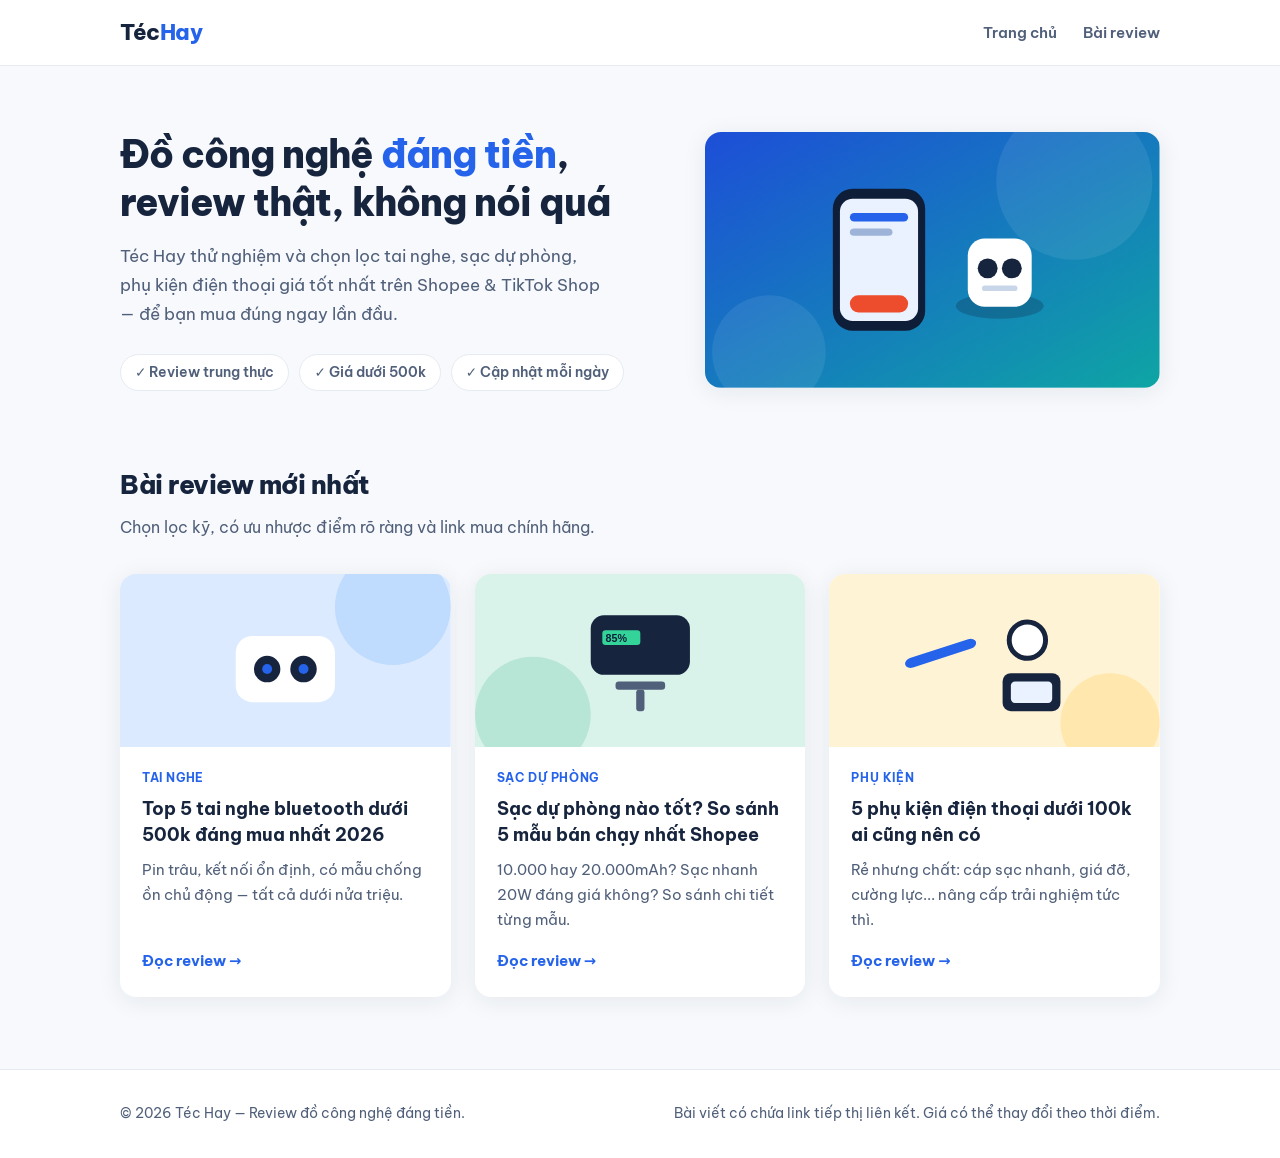
<file: index.html>
<!DOCTYPE html>
<html lang="vi">
<head>
<meta charset="UTF-8">
<meta name="viewport" content="width=device-width, initial-scale=1.0">
<title>Téc Hay — Review đồ công nghệ đáng tiền</title>
<meta name="description" content="Téc Hay review trung thực tai nghe, sạc dự phòng, phụ kiện điện thoại giá tốt trên Shopee & TikTok Shop. Mua đúng đồ, khỏi tiếc tiền.">
<meta property="og:title" content="Téc Hay — Review đồ công nghệ đáng tiền">
<meta property="og:description" content="Review trung thực đồ công nghệ giá tốt: tai nghe, sạc dự phòng, phụ kiện điện thoại.">
<meta property="og:type" content="website">
<link rel="preconnect" href="https://fonts.googleapis.com">
<link href="https://fonts.googleapis.com/css2?family=Be+Vietnam+Pro:wght@400;600;700;800&display=swap" rel="stylesheet">
<link rel="stylesheet" href="style.css">
</head>
<body>

<header class="site-header">
  <div class="header-inner">
    <a class="logo" href="index.html">Téc<span>Hay</span></a>
    <nav class="nav">
      <a href="index.html">Trang chủ</a>
      <a href="#bai-viet">Bài review</a>
    </nav>
  </div>
</header>

<section class="hero">
  <div>
    <h1>Đồ công nghệ <em>đáng tiền</em>, review thật, không nói quá</h1>
    <p>Téc Hay thử nghiệm và chọn lọc tai nghe, sạc dự phòng, phụ kiện điện thoại giá tốt nhất trên Shopee &amp; TikTok Shop — để bạn mua đúng ngay lần đầu.</p>
    <div class="hero-badges">
      <span class="badge">✓ Review trung thực</span>
      <span class="badge">✓ Giá dưới 500k</span>
      <span class="badge">✓ Cập nhật mỗi ngày</span>
    </div>
  </div>
  <div class="hero-art">
    <svg viewBox="0 0 640 360" xmlns="http://www.w3.org/2000/svg" role="img" aria-label="Minh họa đồ công nghệ">
      <defs>
        <linearGradient id="hg" x1="0" y1="0" x2="1" y2="1">
          <stop offset="0" stop-color="#1d4ed8"/><stop offset="1" stop-color="#0ea5a4"/>
        </linearGradient>
      </defs>
      <rect width="640" height="360" fill="url(#hg)"/>
      <circle cx="520" cy="70" r="110" fill="#ffffff" opacity="0.08"/>
      <circle cx="90" cy="310" r="80" fill="#ffffff" opacity="0.08"/>
      <g transform="translate(180,80)">
        <rect x="0" y="0" rx="28" width="130" height="200" fill="#0f1e38"/>
        <rect x="10" y="14" rx="18" width="110" height="172" fill="#eaf1ff"/>
        <rect x="24" y="34" rx="6" width="82" height="12" fill="#2563eb"/>
        <rect x="24" y="56" rx="6" width="60" height="10" fill="#9db4d8"/>
        <rect x="24" y="150" rx="12" width="82" height="24" fill="#ee4d2d"/>
      </g>
      <g transform="translate(360,150)">
        <ellipse cx="55" cy="95" rx="62" ry="18" fill="#0f1e38" opacity="0.25"/>
        <rect x="10" y="0" rx="24" width="90" height="96" fill="#ffffff"/>
        <circle cx="38" cy="42" r="14" fill="#16243d"/>
        <circle cx="72" cy="42" r="14" fill="#16243d"/>
        <rect x="30" y="66" width="50" height="8" rx="4" fill="#c9d6ea"/>
      </g>
    </svg>
  </div>
</section>

<section class="section" id="bai-viet">
  <h2 class="section-title">Bài review mới nhất</h2>
  <p class="section-sub">Chọn lọc kỹ, có ưu nhược điểm rõ ràng và link mua chính hãng.</p>
  <div class="card-grid">

    <article class="card">
      <div class="card-art">
        <svg viewBox="0 0 400 210" xmlns="http://www.w3.org/2000/svg" aria-hidden="true">
          <rect width="400" height="210" fill="#dbeafe"/>
          <circle cx="330" cy="40" r="70" fill="#bfdbfe"/>
          <g transform="translate(140,55)">
            <rect x="0" y="20" rx="20" width="120" height="80" fill="#ffffff"/>
            <circle cx="38" cy="60" r="16" fill="#16243d"/>
            <circle cx="82" cy="60" r="16" fill="#16243d"/>
            <circle cx="38" cy="60" r="6" fill="#2563eb"/>
            <circle cx="82" cy="60" r="6" fill="#2563eb"/>
          </g>
        </svg>
      </div>
      <div class="card-body">
        <span class="card-tag">Tai nghe</span>
        <h3><a href="tai-nghe-bluetooth-duoi-500k.html">Top 5 tai nghe bluetooth dưới 500k đáng mua nhất 2026</a></h3>
        <p>Pin trâu, kết nối ổn định, có mẫu chống ồn chủ động — tất cả dưới nửa triệu.</p>
        <a class="card-more" href="tai-nghe-bluetooth-duoi-500k.html">Đọc review →</a>
      </div>
    </article>

    <article class="card">
      <div class="card-art">
        <svg viewBox="0 0 400 210" xmlns="http://www.w3.org/2000/svg" aria-hidden="true">
          <rect width="400" height="210" fill="#d9f2ea"/>
          <circle cx="70" cy="170" r="70" fill="#b8e6d6"/>
          <g transform="translate(140,50)">
            <rect x="0" y="0" rx="16" width="120" height="72" fill="#16243d"/>
            <rect x="14" y="18" rx="4" width="46" height="18" fill="#34d399"/>
            <text x="18" y="32" font-family="sans-serif" font-size="13" fill="#0f1e38" font-weight="bold">85%</text>
            <rect x="30" y="80" rx="4" width="60" height="10" fill="#51607a"/>
            <rect x="55" y="90" rx="3" width="10" height="26" fill="#51607a"/>
          </g>
        </svg>
      </div>
      <div class="card-body">
        <span class="card-tag">Sạc dự phòng</span>
        <h3><a href="sac-du-phong-tot-nhat.html">Sạc dự phòng nào tốt? So sánh 5 mẫu bán chạy nhất Shopee</a></h3>
        <p>10.000 hay 20.000mAh? Sạc nhanh 20W đáng giá không? So sánh chi tiết từng mẫu.</p>
        <a class="card-more" href="sac-du-phong-tot-nhat.html">Đọc review →</a>
      </div>
    </article>

    <article class="card">
      <div class="card-art">
        <svg viewBox="0 0 400 210" xmlns="http://www.w3.org/2000/svg" aria-hidden="true">
          <rect width="400" height="210" fill="#fff3d6"/>
          <circle cx="340" cy="180" r="60" fill="#ffe7ad"/>
          <g transform="translate(90,60)">
            <rect x="0" y="30" rx="8" width="90" height="12" fill="#2563eb" transform="rotate(-18 45 36)"/>
            <circle cx="150" cy="20" r="22" fill="#ffffff" stroke="#16243d" stroke-width="6"/>
            <rect x="120" y="60" rx="10" width="70" height="46" fill="#16243d"/>
            <rect x="130" y="70" rx="5" width="50" height="26" fill="#eaf1ff"/>
          </g>
        </svg>
      </div>
      <div class="card-body">
        <span class="card-tag">Phụ kiện</span>
        <h3><a href="phu-kien-dien-thoai-duoi-100k.html">5 phụ kiện điện thoại dưới 100k ai cũng nên có</a></h3>
        <p>Rẻ nhưng chất: cáp sạc nhanh, giá đỡ, cường lực... nâng cấp trải nghiệm tức thì.</p>
        <a class="card-more" href="phu-kien-dien-thoai-duoi-100k.html">Đọc review →</a>
      </div>
    </article>

  </div>
</section>

<footer class="site-footer">
  <div class="footer-inner">
    <span>© 2026 Téc Hay — Review đồ công nghệ đáng tiền.</span>
    <span>Bài viết có chứa link tiếp thị liên kết. Giá có thể thay đổi theo thời điểm.</span>
  </div>
</footer>

</body>
</html>
</file>
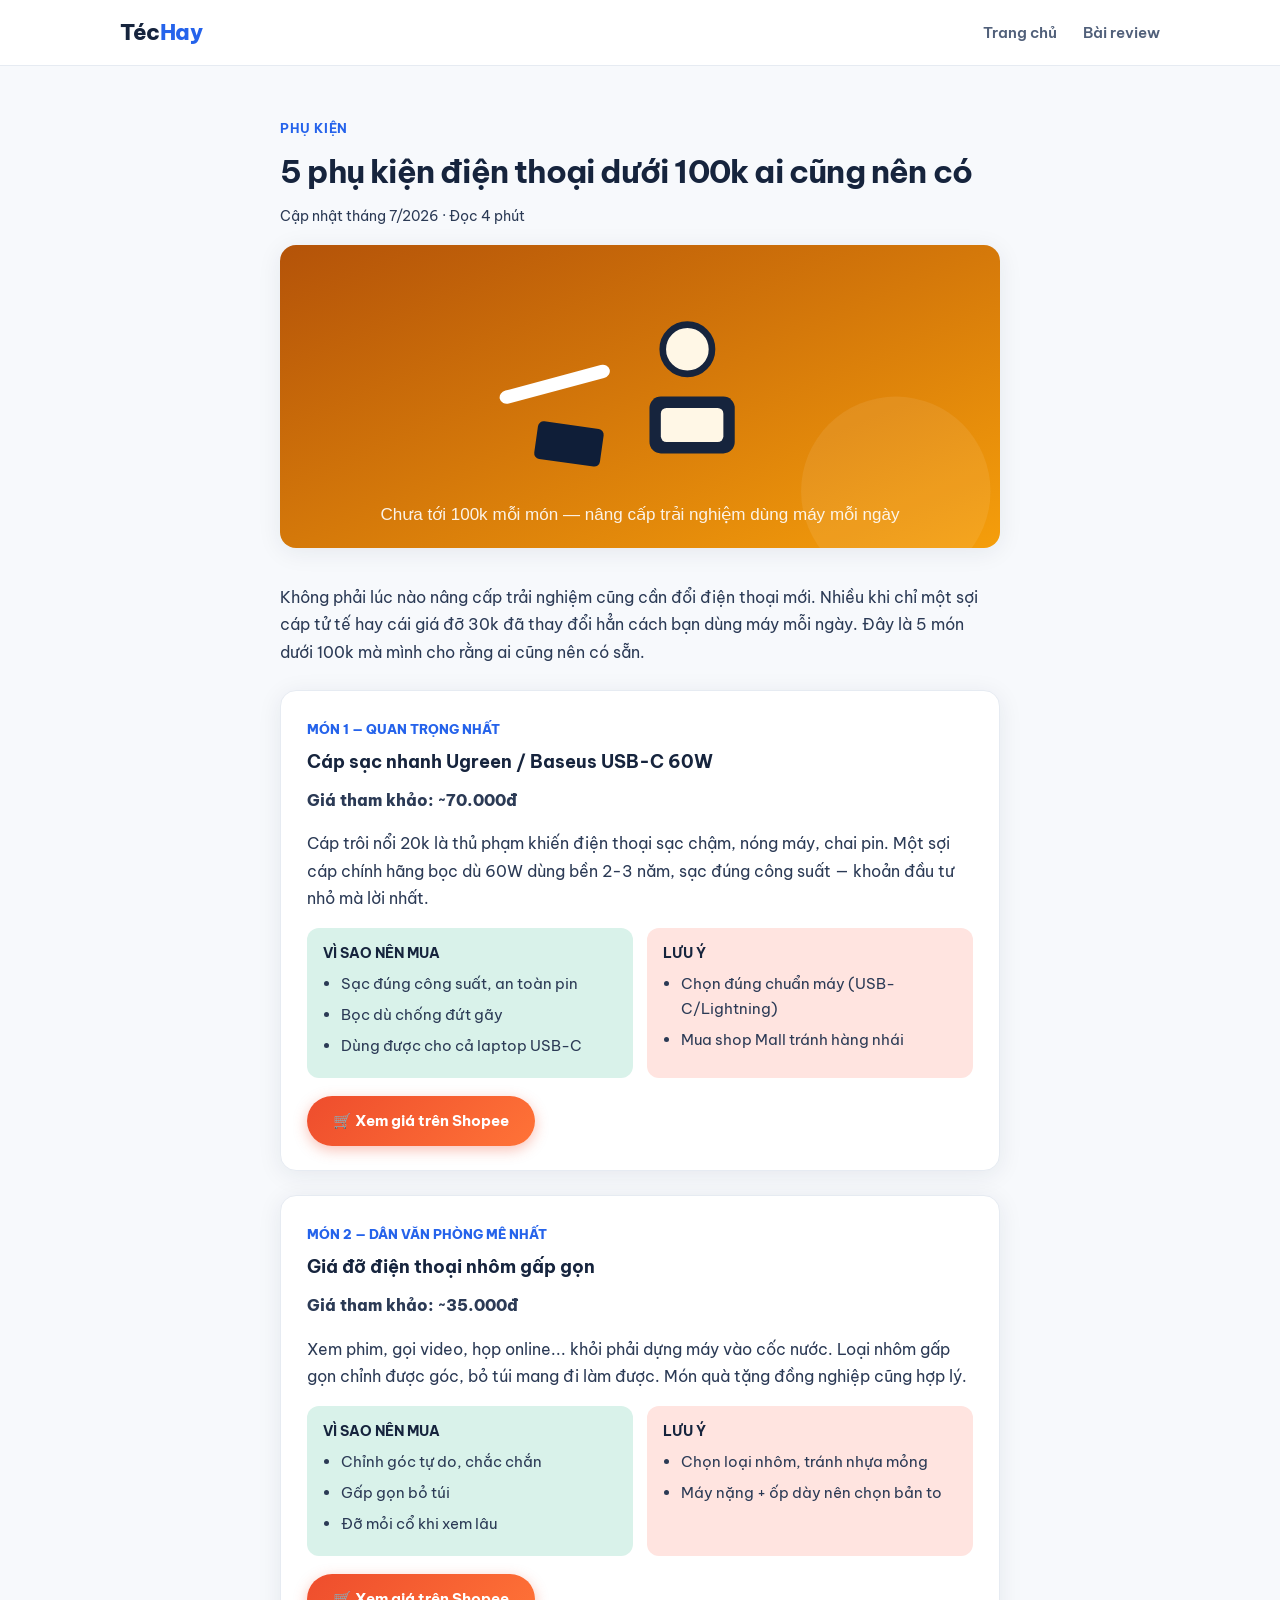
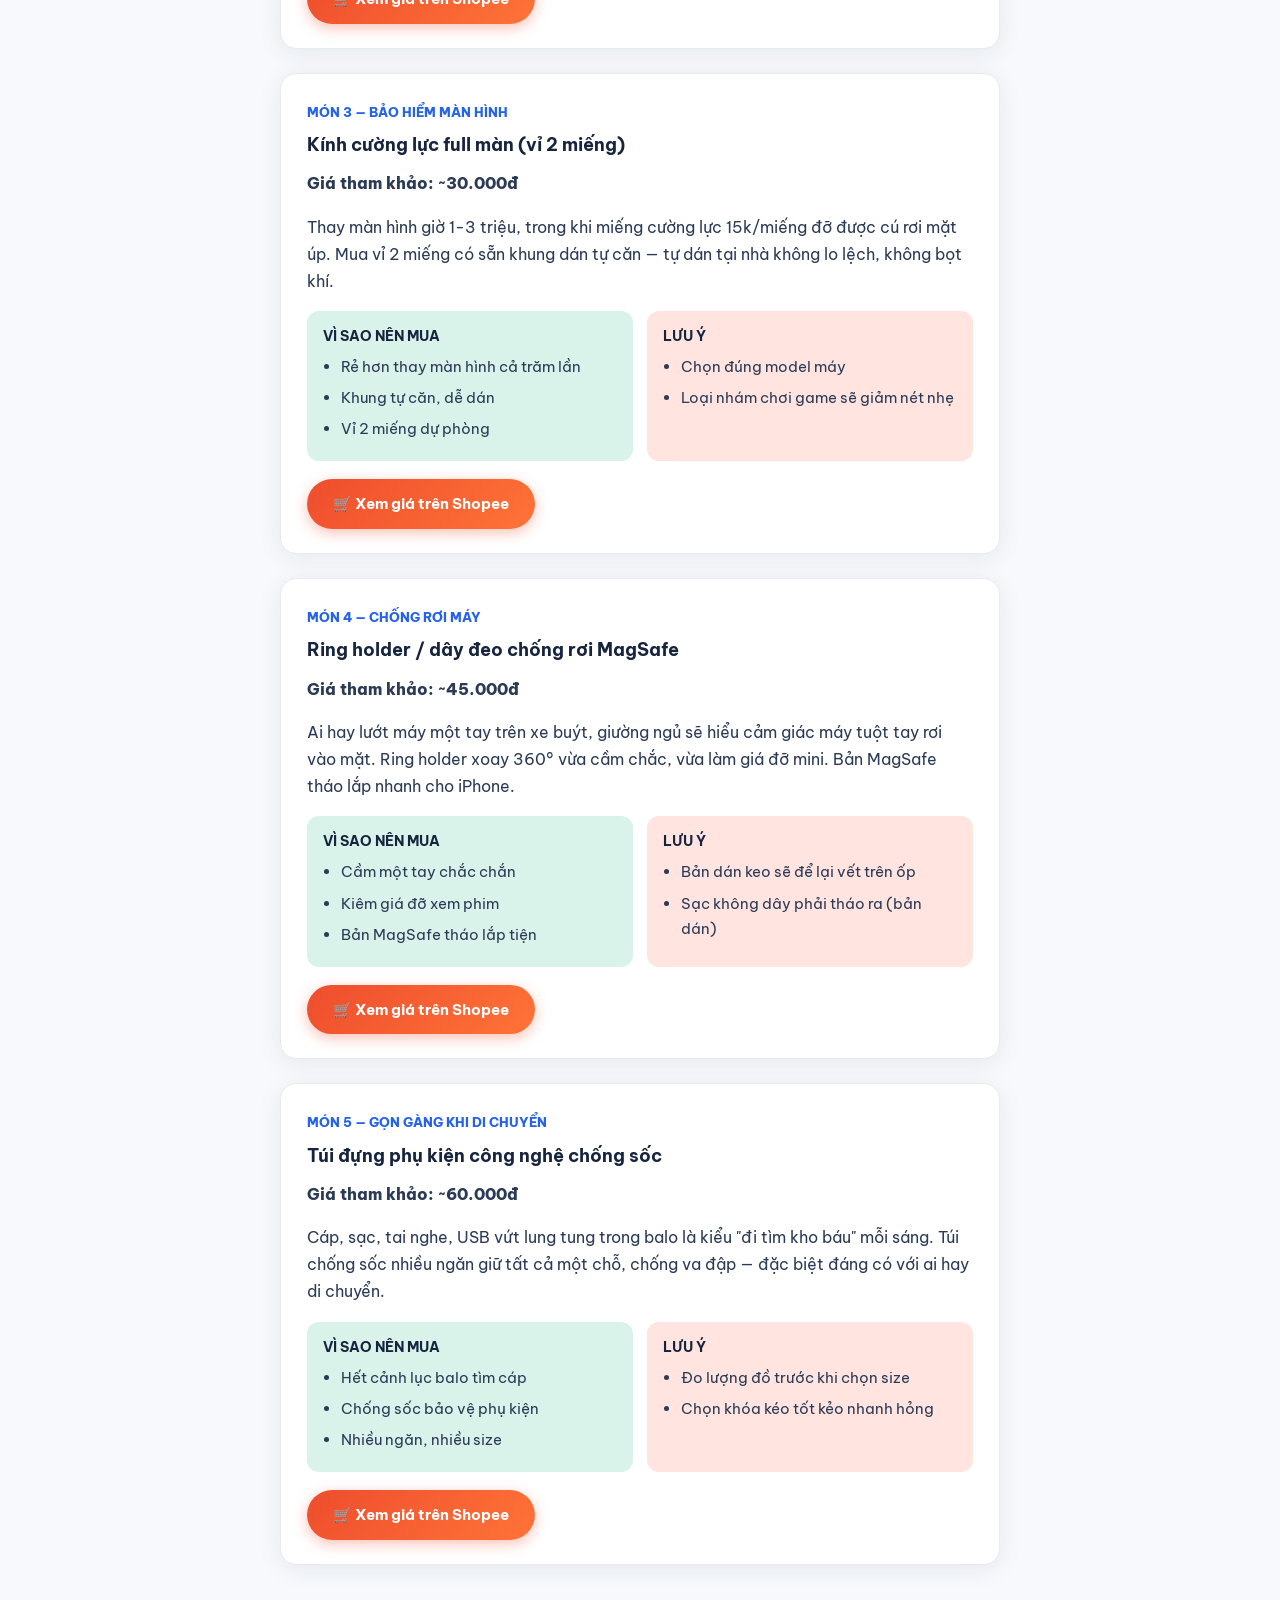
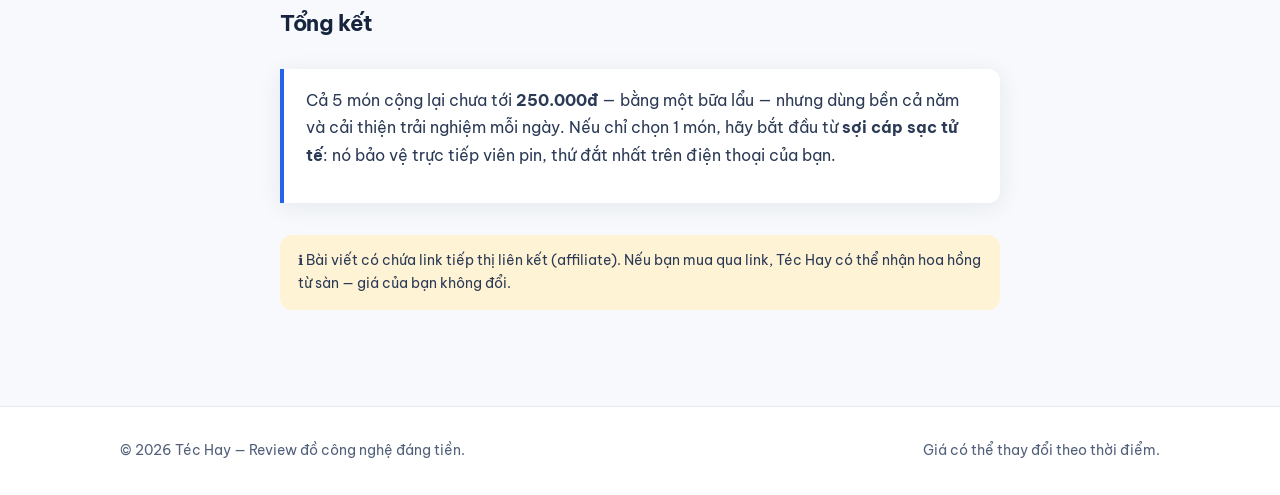
<file: phu-kien-dien-thoai-duoi-100k.html>
<!DOCTYPE html>
<html lang="vi">
<head>
<meta charset="UTF-8">
<meta name="viewport" content="width=device-width, initial-scale=1.0">
<title>5 phụ kiện điện thoại dưới 100k ai cũng nên có (2026) | Téc Hay</title>
<meta name="description" content="5 phụ kiện điện thoại dưới 100k đáng tiền nhất: cáp sạc nhanh, giá đỡ gấp gọn, cường lực, ring holder, túi chống sốc. Rẻ nhưng nâng cấp trải nghiệm rõ rệt.">
<meta property="og:title" content="5 phụ kiện điện thoại dưới 100k ai cũng nên có">
<meta property="og:description" content="Rẻ nhưng chất: cáp sạc nhanh, giá đỡ, cường lực... nâng cấp trải nghiệm tức thì.">
<meta property="og:type" content="article">
<link rel="preconnect" href="https://fonts.googleapis.com">
<link href="https://fonts.googleapis.com/css2?family=Be+Vietnam+Pro:wght@400;600;700;800&display=swap" rel="stylesheet">
<link rel="stylesheet" href="style.css">
</head>
<body>

<header class="site-header">
  <div class="header-inner">
    <a class="logo" href="index.html">Téc<span>Hay</span></a>
    <nav class="nav">
      <a href="index.html">Trang chủ</a>
      <a href="index.html#bai-viet">Bài review</a>
    </nav>
  </div>
</header>

<main class="article">
  <span class="article-tag">Phụ kiện</span>
  <h1>5 phụ kiện điện thoại dưới 100k ai cũng nên có</h1>
  <p class="article-meta">Cập nhật tháng 7/2026 · Đọc 4 phút</p>

  <div class="article-hero">
    <svg viewBox="0 0 760 320" xmlns="http://www.w3.org/2000/svg" role="img" aria-label="Phụ kiện điện thoại">
      <defs><linearGradient id="g3" x1="0" y1="0" x2="1" y2="1"><stop offset="0" stop-color="#b45309"/><stop offset="1" stop-color="#f59e0b"/></linearGradient></defs>
      <rect width="760" height="320" fill="url(#g3)"/>
      <circle cx="650" cy="260" r="100" fill="#ffffff" opacity="0.08"/>
      <g transform="translate(230,80)">
        <rect x="0" y="60" rx="8" width="120" height="14" fill="#ffffff" transform="rotate(-15 60 67)"/>
        <circle cx="200" cy="30" r="26" fill="#fff7e6" stroke="#16243d" stroke-width="7"/>
        <rect x="160" y="80" rx="12" width="90" height="60" fill="#16243d"/>
        <rect x="172" y="92" rx="6" width="66" height="36" fill="#fff7e6"/>
        <rect x="40" y="110" rx="6" width="70" height="40" fill="#0f1e38" transform="rotate(8 75 130)"/>
      </g>
      <text x="380" y="290" text-anchor="middle" font-family="sans-serif" font-size="18" fill="#ffffff" opacity="0.9">Chưa tới 100k mỗi món — nâng cấp trải nghiệm dùng máy mỗi ngày</text>
    </svg>
  </div>

  <p>Không phải lúc nào nâng cấp trải nghiệm cũng cần đổi điện thoại mới. Nhiều khi chỉ một sợi cáp tử tế hay cái giá đỡ 30k đã thay đổi hẳn cách bạn dùng máy mỗi ngày. Đây là 5 món dưới 100k mà mình cho rằng ai cũng nên có sẵn.</p>

  <div class="product">
    <span class="product-rank">MÓN 1 — QUAN TRỌNG NHẤT</span>
    <h3>Cáp sạc nhanh Ugreen / Baseus USB-C 60W</h3>
    <p class="product-price">Giá tham khảo: ~70.000đ</p>
    <p>Cáp trôi nổi 20k là thủ phạm khiến điện thoại sạc chậm, nóng máy, chai pin. Một sợi cáp chính hãng bọc dù 60W dùng bền 2-3 năm, sạc đúng công suất — khoản đầu tư nhỏ mà lời nhất.</p>
    <div class="pros-cons">
      <div class="pros"><strong>VÌ SAO NÊN MUA</strong><ul><li>Sạc đúng công suất, an toàn pin</li><li>Bọc dù chống đứt gãy</li><li>Dùng được cho cả laptop USB-C</li></ul></div>
      <div class="cons"><strong>LƯU Ý</strong><ul><li>Chọn đúng chuẩn máy (USB-C/Lightning)</li><li>Mua shop Mall tránh hàng nhái</li></ul></div>
    </div>
    <a class="buy-btn" href="https://s.shopee.vn/AKYyKzonIm" rel="nofollow sponsored">🛒 Xem giá trên Shopee</a>
  </div>

  <div class="product">
    <span class="product-rank">MÓN 2 — DÂN VĂN PHÒNG MÊ NHẤT</span>
    <h3>Giá đỡ điện thoại nhôm gấp gọn</h3>
    <p class="product-price">Giá tham khảo: ~35.000đ</p>
    <p>Xem phim, gọi video, họp online... khỏi phải dựng máy vào cốc nước. Loại nhôm gấp gọn chỉnh được góc, bỏ túi mang đi làm được. Món quà tặng đồng nghiệp cũng hợp lý.</p>
    <div class="pros-cons">
      <div class="pros"><strong>VÌ SAO NÊN MUA</strong><ul><li>Chỉnh góc tự do, chắc chắn</li><li>Gấp gọn bỏ túi</li><li>Đỡ mỏi cổ khi xem lâu</li></ul></div>
      <div class="cons"><strong>LƯU Ý</strong><ul><li>Chọn loại nhôm, tránh nhựa mỏng</li><li>Máy nặng + ốp dày nên chọn bản to</li></ul></div>
    </div>
    <a class="buy-btn" href="https://s.shopee.vn/AUsOXIo9xp" rel="nofollow sponsored">🛒 Xem giá trên Shopee</a>
  </div>

  <div class="product">
    <span class="product-rank">MÓN 3 — BẢO HIỂM MÀN HÌNH</span>
    <h3>Kính cường lực full màn (vỉ 2 miếng)</h3>
    <p class="product-price">Giá tham khảo: ~30.000đ</p>
    <p>Thay màn hình giờ 1-3 triệu, trong khi miếng cường lực 15k/miếng đỡ được cú rơi mặt úp. Mua vỉ 2 miếng có sẵn khung dán tự căn — tự dán tại nhà không lo lệch, không bọt khí.</p>
    <div class="pros-cons">
      <div class="pros"><strong>VÌ SAO NÊN MUA</strong><ul><li>Rẻ hơn thay màn hình cả trăm lần</li><li>Khung tự căn, dễ dán</li><li>Vỉ 2 miếng dự phòng</li></ul></div>
      <div class="cons"><strong>LƯU Ý</strong><ul><li>Chọn đúng model máy</li><li>Loại nhám chơi game sẽ giảm nét nhẹ</li></ul></div>
    </div>
    <a class="buy-btn" href="https://s.shopee.vn/9zw7wNq3yk" rel="nofollow sponsored">🛒 Xem giá trên Shopee</a>
  </div>

  <div class="product">
    <span class="product-rank">MÓN 4 — CHỐNG RƠI MÁY</span>
    <h3>Ring holder / dây đeo chống rơi MagSafe</h3>
    <p class="product-price">Giá tham khảo: ~45.000đ</p>
    <p>Ai hay lướt máy một tay trên xe buýt, giường ngủ sẽ hiểu cảm giác máy tuột tay rơi vào mặt. Ring holder xoay 360° vừa cầm chắc, vừa làm giá đỡ mini. Bản MagSafe tháo lắp nhanh cho iPhone.</p>
    <div class="pros-cons">
      <div class="pros"><strong>VÌ SAO NÊN MUA</strong><ul><li>Cầm một tay chắc chắn</li><li>Kiêm giá đỡ xem phim</li><li>Bản MagSafe tháo lắp tiện</li></ul></div>
      <div class="cons"><strong>LƯU Ý</strong><ul><li>Bản dán keo sẽ để lại vết trên ốp</li><li>Sạc không dây phải tháo ra (bản dán)</li></ul></div>
    </div>
    <a class="buy-btn" href="https://s.shopee.vn/AAFY8gpQdn" rel="nofollow sponsored">🛒 Xem giá trên Shopee</a>
  </div>

  <div class="product">
    <span class="product-rank">MÓN 5 — GỌN GÀNG KHI DI CHUYỂN</span>
    <h3>Túi đựng phụ kiện công nghệ chống sốc</h3>
    <p class="product-price">Giá tham khảo: ~60.000đ</p>
    <p>Cáp, sạc, tai nghe, USB vứt lung tung trong balo là kiểu "đi tìm kho báu" mỗi sáng. Túi chống sốc nhiều ngăn giữ tất cả một chỗ, chống va đập — đặc biệt đáng có với ai hay di chuyển.</p>
    <div class="pros-cons">
      <div class="pros"><strong>VÌ SAO NÊN MUA</strong><ul><li>Hết cảnh lục balo tìm cáp</li><li>Chống sốc bảo vệ phụ kiện</li><li>Nhiều ngăn, nhiều size</li></ul></div>
      <div class="cons"><strong>LƯU Ý</strong><ul><li>Đo lượng đồ trước khi chọn size</li><li>Chọn khóa kéo tốt kẻo nhanh hỏng</li></ul></div>
    </div>
    <a class="buy-btn" href="https://s.shopee.vn/9fJHXlrKei" rel="nofollow sponsored">🛒 Xem giá trên Shopee</a>
  </div>

  <h2>Tổng kết</h2>
  <div class="verdict">
    <p>Cả 5 món cộng lại chưa tới <strong>250.000đ</strong> — bằng một bữa lẩu — nhưng dùng bền cả năm và cải thiện trải nghiệm mỗi ngày. Nếu chỉ chọn 1 món, hãy bắt đầu từ <strong>sợi cáp sạc tử tế</strong>: nó bảo vệ trực tiếp viên pin, thứ đắt nhất trên điện thoại của bạn.</p>
  </div>

  <p class="disclosure">ℹ️ Bài viết có chứa link tiếp thị liên kết (affiliate). Nếu bạn mua qua link, Téc Hay có thể nhận hoa hồng từ sàn — giá của bạn không đổi.</p>
</main>

<footer class="site-footer">
  <div class="footer-inner">
    <span>© 2026 Téc Hay — Review đồ công nghệ đáng tiền.</span>
    <span>Giá có thể thay đổi theo thời điểm.</span>
  </div>
</footer>

</body>
</html>
</file>
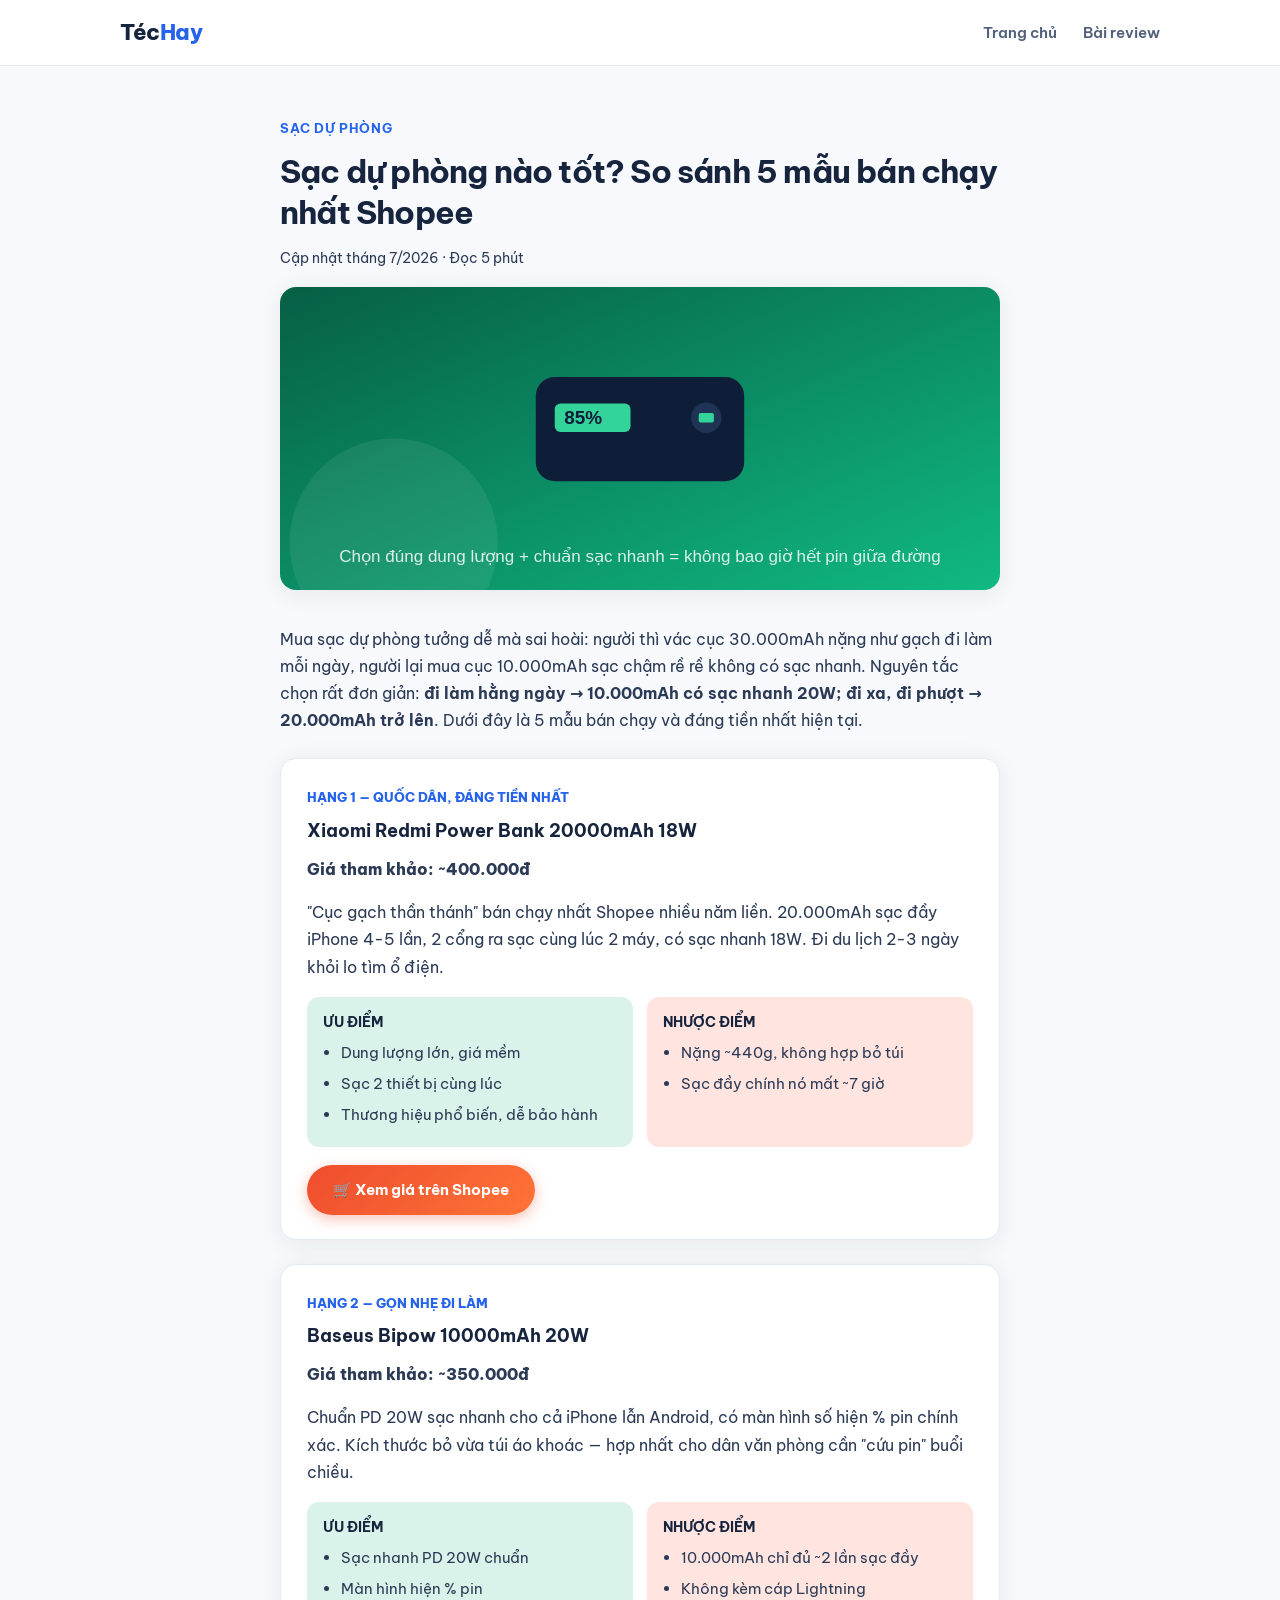
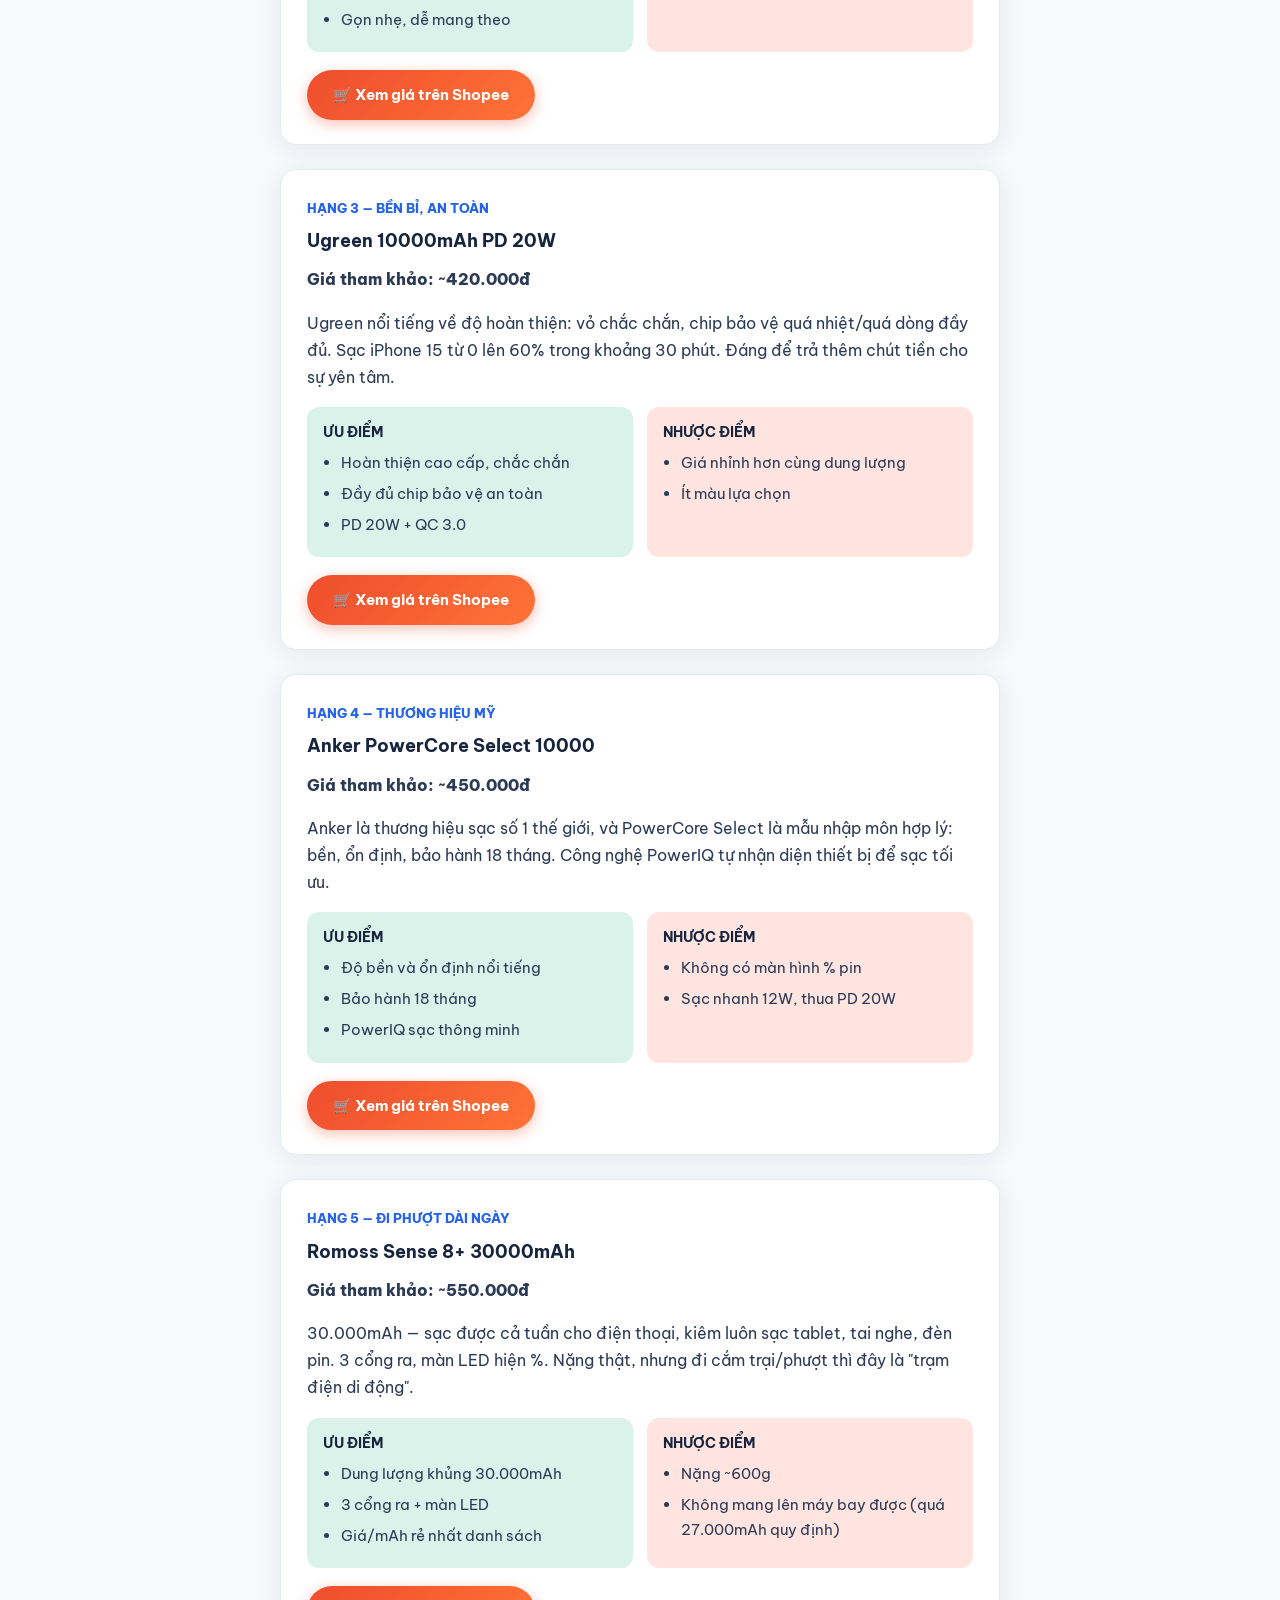
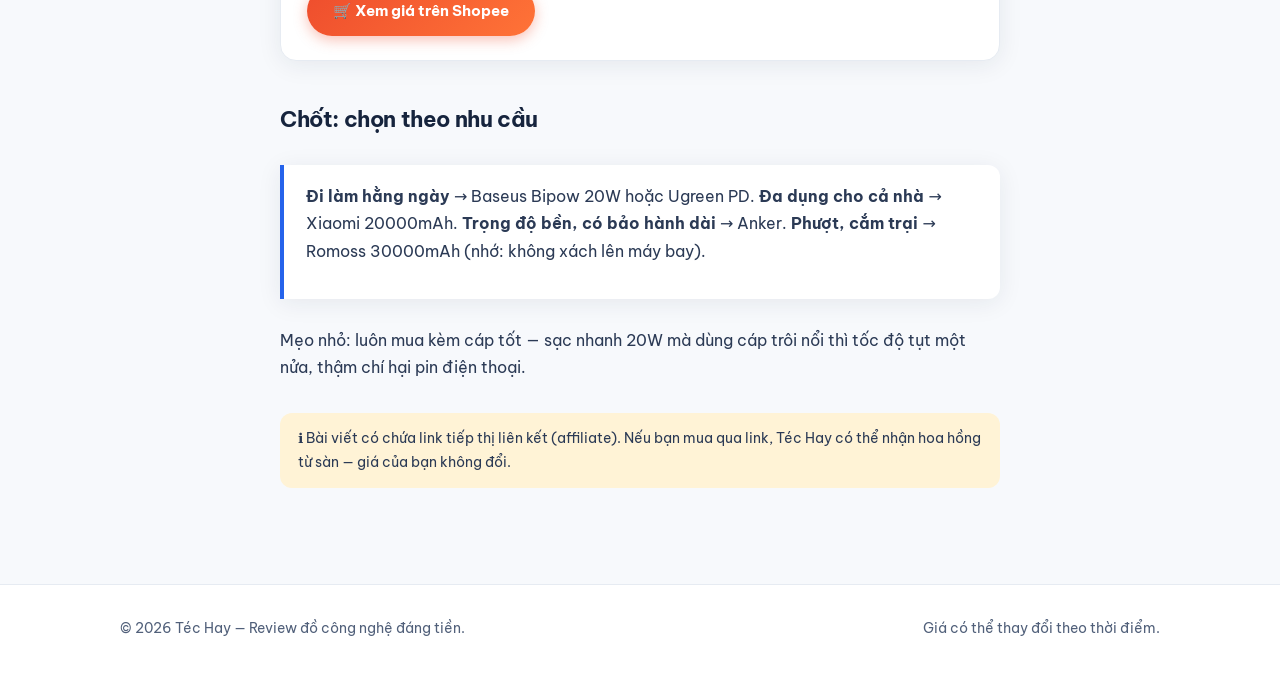
<file: sac-du-phong-tot-nhat.html>
<!DOCTYPE html>
<html lang="vi">
<head>
<meta charset="UTF-8">
<meta name="viewport" content="width=device-width, initial-scale=1.0">
<title>Sạc dự phòng nào tốt? So sánh 5 mẫu bán chạy nhất Shopee 2026 | Téc Hay</title>
<meta name="description" content="So sánh 5 sạc dự phòng bán chạy nhất Shopee 2026: Xiaomi 20000mAh, Baseus Bipow 20W, Ugreen PD, Anker PowerCore, Romoss. Chọn đúng dung lượng, sạc nhanh chuẩn.">
<meta property="og:title" content="Sạc dự phòng nào tốt? So sánh 5 mẫu bán chạy nhất Shopee">
<meta property="og:description" content="10.000 hay 20.000mAh? Sạc nhanh 20W đáng giá không? So sánh chi tiết từng mẫu.">
<meta property="og:type" content="article">
<link rel="preconnect" href="https://fonts.googleapis.com">
<link href="https://fonts.googleapis.com/css2?family=Be+Vietnam+Pro:wght@400;600;700;800&display=swap" rel="stylesheet">
<link rel="stylesheet" href="style.css">
</head>
<body>

<header class="site-header">
  <div class="header-inner">
    <a class="logo" href="index.html">Téc<span>Hay</span></a>
    <nav class="nav">
      <a href="index.html">Trang chủ</a>
      <a href="index.html#bai-viet">Bài review</a>
    </nav>
  </div>
</header>

<main class="article">
  <span class="article-tag">Sạc dự phòng</span>
  <h1>Sạc dự phòng nào tốt? So sánh 5 mẫu bán chạy nhất Shopee</h1>
  <p class="article-meta">Cập nhật tháng 7/2026 · Đọc 5 phút</p>

  <div class="article-hero">
    <svg viewBox="0 0 760 320" xmlns="http://www.w3.org/2000/svg" role="img" aria-label="Sạc dự phòng">
      <defs><linearGradient id="g2" x1="0" y1="0" x2="1" y2="1"><stop offset="0" stop-color="#065f46"/><stop offset="1" stop-color="#10b981"/></linearGradient></defs>
      <rect width="760" height="320" fill="url(#g2)"/>
      <circle cx="120" cy="270" r="110" fill="#ffffff" opacity="0.07"/>
      <g transform="translate(270,95)">
        <rect x="0" y="0" rx="20" width="220" height="110" fill="#0f1e38"/>
        <rect x="20" y="28" rx="6" width="80" height="30" fill="#34d399"/>
        <text x="30" y="50" font-family="sans-serif" font-size="20" fill="#0f1e38" font-weight="bold">85%</text>
        <circle cx="180" cy="43" r="16" fill="#1f3355"/>
        <rect x="172" y="38" width="16" height="10" rx="2" fill="#34d399"/>
      </g>
      <text x="380" y="290" text-anchor="middle" font-family="sans-serif" font-size="18" fill="#ffffff" opacity="0.85">Chọn đúng dung lượng + chuẩn sạc nhanh = không bao giờ hết pin giữa đường</text>
    </svg>
  </div>

  <p>Mua sạc dự phòng tưởng dễ mà sai hoài: người thì vác cục 30.000mAh nặng như gạch đi làm mỗi ngày, người lại mua cục 10.000mAh sạc chậm rề rề không có sạc nhanh. Nguyên tắc chọn rất đơn giản: <strong>đi làm hằng ngày → 10.000mAh có sạc nhanh 20W; đi xa, đi phượt → 20.000mAh trở lên</strong>. Dưới đây là 5 mẫu bán chạy và đáng tiền nhất hiện tại.</p>

  <div class="product">
    <span class="product-rank">HẠNG 1 — QUỐC DÂN, ĐÁNG TIỀN NHẤT</span>
    <h3>Xiaomi Redmi Power Bank 20000mAh 18W</h3>
    <p class="product-price">Giá tham khảo: ~400.000đ</p>
    <p>"Cục gạch thần thánh" bán chạy nhất Shopee nhiều năm liền. 20.000mAh sạc đầy iPhone 4-5 lần, 2 cổng ra sạc cùng lúc 2 máy, có sạc nhanh 18W. Đi du lịch 2-3 ngày khỏi lo tìm ổ điện.</p>
    <div class="pros-cons">
      <div class="pros"><strong>ƯU ĐIỂM</strong><ul><li>Dung lượng lớn, giá mềm</li><li>Sạc 2 thiết bị cùng lúc</li><li>Thương hiệu phổ biến, dễ bảo hành</li></ul></div>
      <div class="cons"><strong>NHƯỢC ĐIỂM</strong><ul><li>Nặng ~440g, không hợp bỏ túi</li><li>Sạc đầy chính nó mất ~7 giờ</li></ul></div>
    </div>
    <a class="buy-btn" href="https://s.shopee.vn/9zw7wTQsvM" rel="nofollow sponsored">🛒 Xem giá trên Shopee</a>
  </div>

  <div class="product">
    <span class="product-rank">HẠNG 2 — GỌN NHẸ ĐI LÀM</span>
    <h3>Baseus Bipow 10000mAh 20W</h3>
    <p class="product-price">Giá tham khảo: ~350.000đ</p>
    <p>Chuẩn PD 20W sạc nhanh cho cả iPhone lẫn Android, có màn hình số hiện % pin chính xác. Kích thước bỏ vừa túi áo khoác — hợp nhất cho dân văn phòng cần "cứu pin" buổi chiều.</p>
    <div class="pros-cons">
      <div class="pros"><strong>ƯU ĐIỂM</strong><ul><li>Sạc nhanh PD 20W chuẩn</li><li>Màn hình hiện % pin</li><li>Gọn nhẹ, dễ mang theo</li></ul></div>
      <div class="cons"><strong>NHƯỢC ĐIỂM</strong><ul><li>10.000mAh chỉ đủ ~2 lần sạc đầy</li><li>Không kèm cáp Lightning</li></ul></div>
    </div>
    <a class="buy-btn" href="https://s.shopee.vn/AAFY8mQFaP" rel="nofollow sponsored">🛒 Xem giá trên Shopee</a>
  </div>

  <div class="product">
    <span class="product-rank">HẠNG 3 — BỀN BỈ, AN TOÀN</span>
    <h3>Ugreen 10000mAh PD 20W</h3>
    <p class="product-price">Giá tham khảo: ~420.000đ</p>
    <p>Ugreen nổi tiếng về độ hoàn thiện: vỏ chắc chắn, chip bảo vệ quá nhiệt/quá dòng đầy đủ. Sạc iPhone 15 từ 0 lên 60% trong khoảng 30 phút. Đáng để trả thêm chút tiền cho sự yên tâm.</p>
    <div class="pros-cons">
      <div class="pros"><strong>ƯU ĐIỂM</strong><ul><li>Hoàn thiện cao cấp, chắc chắn</li><li>Đầy đủ chip bảo vệ an toàn</li><li>PD 20W + QC 3.0</li></ul></div>
      <div class="cons"><strong>NHƯỢC ĐIỂM</strong><ul><li>Giá nhỉnh hơn cùng dung lượng</li><li>Ít màu lựa chọn</li></ul></div>
    </div>
    <a class="buy-btn" href="https://s.shopee.vn/AKYyL5PcFS" rel="nofollow sponsored">🛒 Xem giá trên Shopee</a>
  </div>

  <div class="product">
    <span class="product-rank">HẠNG 4 — THƯƠNG HIỆU MỸ</span>
    <h3>Anker PowerCore Select 10000</h3>
    <p class="product-price">Giá tham khảo: ~450.000đ</p>
    <p>Anker là thương hiệu sạc số 1 thế giới, và PowerCore Select là mẫu nhập môn hợp lý: bền, ổn định, bảo hành 18 tháng. Công nghệ PowerIQ tự nhận diện thiết bị để sạc tối ưu.</p>
    <div class="pros-cons">
      <div class="pros"><strong>ƯU ĐIỂM</strong><ul><li>Độ bền và ổn định nổi tiếng</li><li>Bảo hành 18 tháng</li><li>PowerIQ sạc thông minh</li></ul></div>
      <div class="cons"><strong>NHƯỢC ĐIỂM</strong><ul><li>Không có màn hình % pin</li><li>Sạc nhanh 12W, thua PD 20W</li></ul></div>
    </div>
    <a class="buy-btn" href="https://s.shopee.vn/AUsOXOOyuV" rel="nofollow sponsored">🛒 Xem giá trên Shopee</a>
  </div>

  <div class="product">
    <span class="product-rank">HẠNG 5 — ĐI PHƯỢT DÀI NGÀY</span>
    <h3>Romoss Sense 8+ 30000mAh</h3>
    <p class="product-price">Giá tham khảo: ~550.000đ</p>
    <p>30.000mAh — sạc được cả tuần cho điện thoại, kiêm luôn sạc tablet, tai nghe, đèn pin. 3 cổng ra, màn LED hiện %. Nặng thật, nhưng đi cắm trại/phượt thì đây là "trạm điện di động".</p>
    <div class="pros-cons">
      <div class="pros"><strong>ƯU ĐIỂM</strong><ul><li>Dung lượng khủng 30.000mAh</li><li>3 cổng ra + màn LED</li><li>Giá/mAh rẻ nhất danh sách</li></ul></div>
      <div class="cons"><strong>NHƯỢC ĐIỂM</strong><ul><li>Nặng ~600g</li><li>Không mang lên máy bay được (quá 27.000mAh quy định)</li></ul></div>
    </div>
    <a class="buy-btn" href="https://s.shopee.vn/BSCEP2JsW" rel="nofollow sponsored">🛒 Xem giá trên Shopee</a>
  </div>

  <h2>Chốt: chọn theo nhu cầu</h2>
  <div class="verdict">
    <p><strong>Đi làm hằng ngày</strong> → Baseus Bipow 20W hoặc Ugreen PD. <strong>Đa dụng cho cả nhà</strong> → Xiaomi 20000mAh. <strong>Trọng độ bền, có bảo hành dài</strong> → Anker. <strong>Phượt, cắm trại</strong> → Romoss 30000mAh (nhớ: không xách lên máy bay).</p>
  </div>
  <p>Mẹo nhỏ: luôn mua kèm cáp tốt — sạc nhanh 20W mà dùng cáp trôi nổi thì tốc độ tụt một nửa, thậm chí hại pin điện thoại.</p>

  <p class="disclosure">ℹ️ Bài viết có chứa link tiếp thị liên kết (affiliate). Nếu bạn mua qua link, Téc Hay có thể nhận hoa hồng từ sàn — giá của bạn không đổi.</p>
</main>

<footer class="site-footer">
  <div class="footer-inner">
    <span>© 2026 Téc Hay — Review đồ công nghệ đáng tiền.</span>
    <span>Giá có thể thay đổi theo thời điểm.</span>
  </div>
</footer>

</body>
</html>
</file>
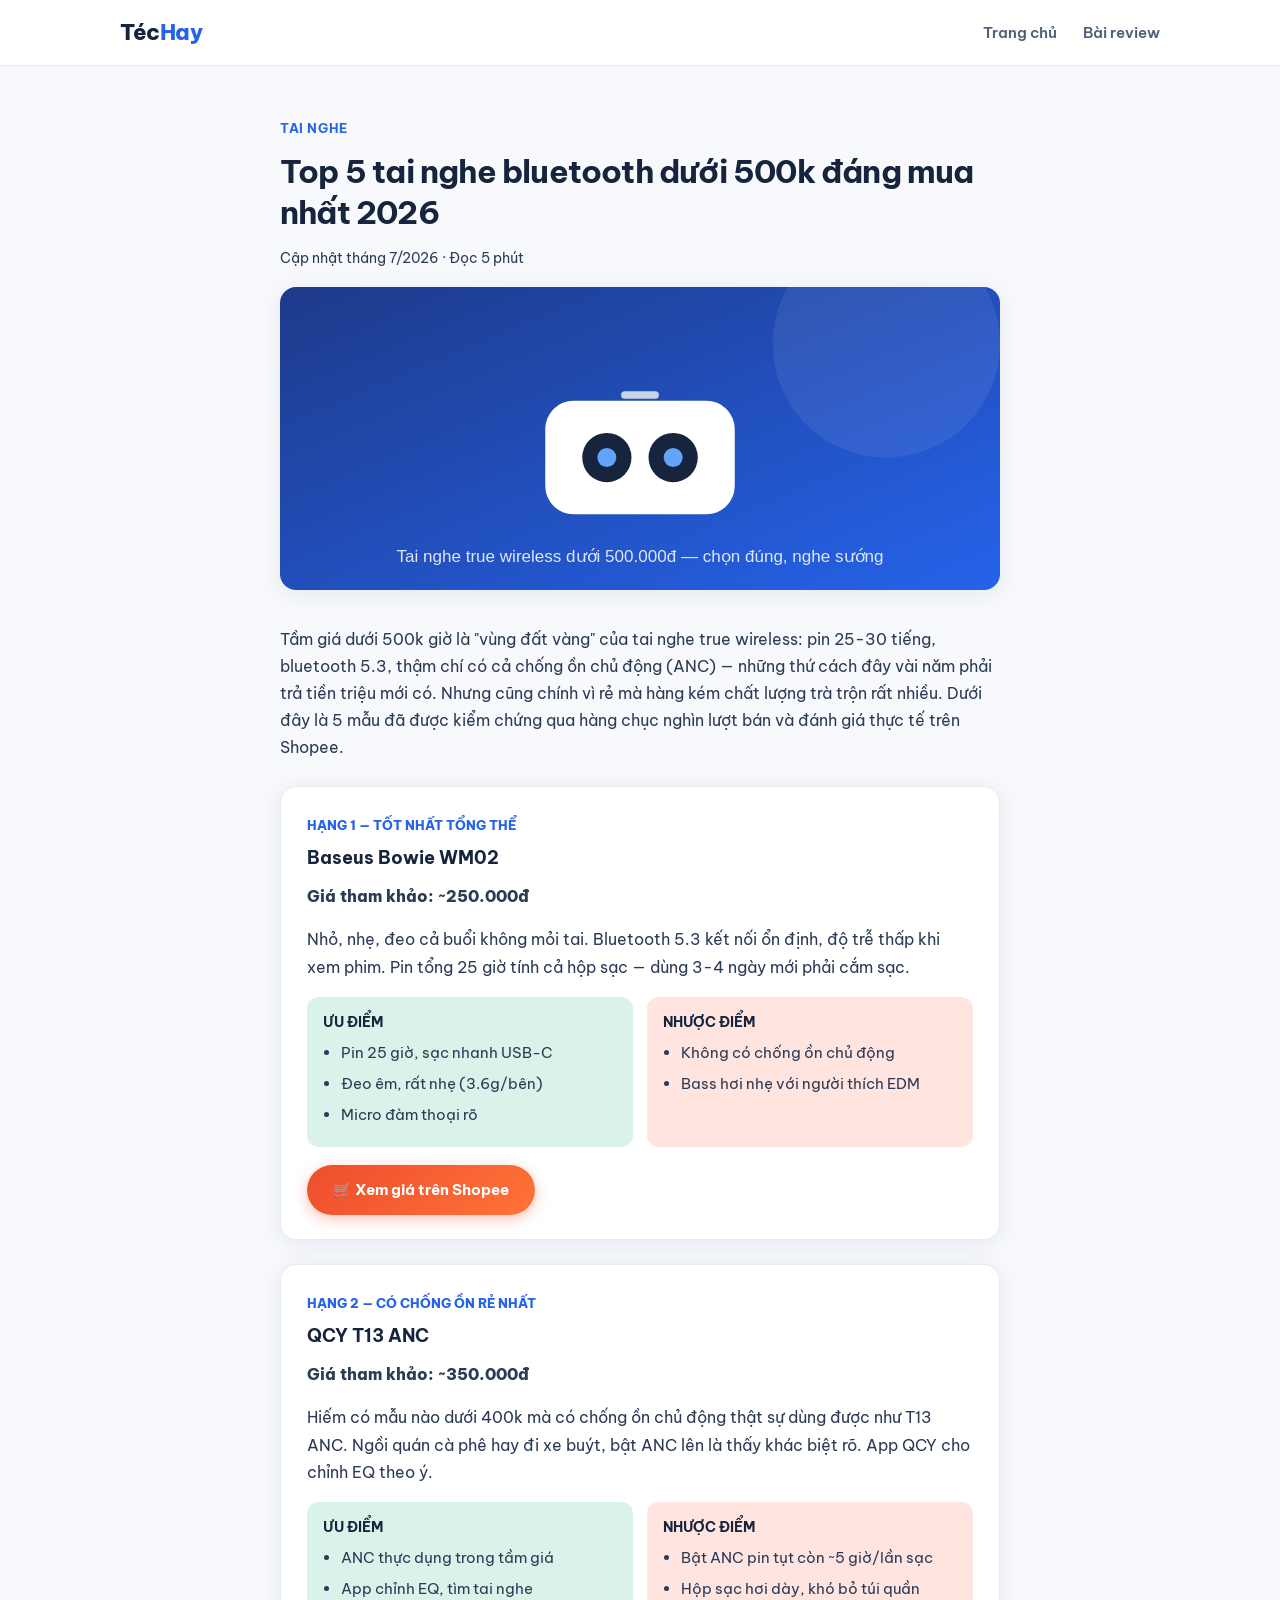
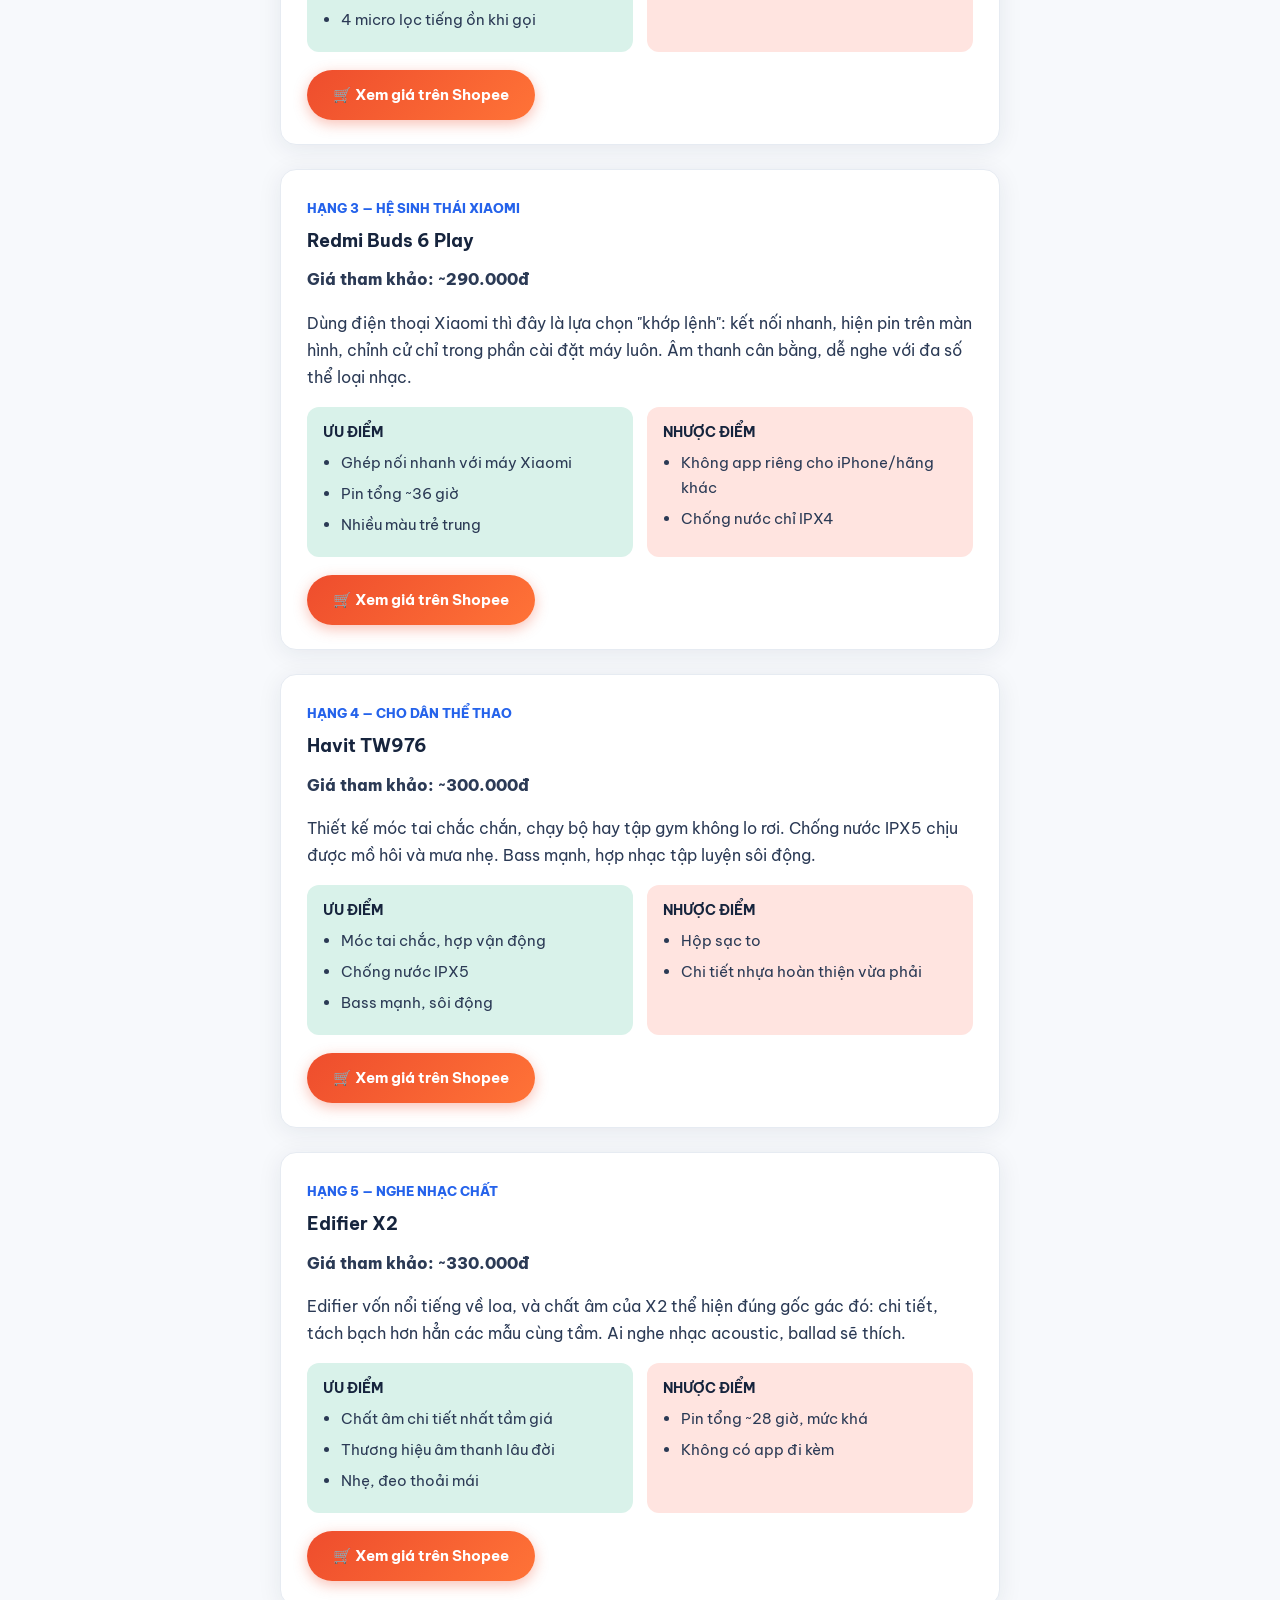
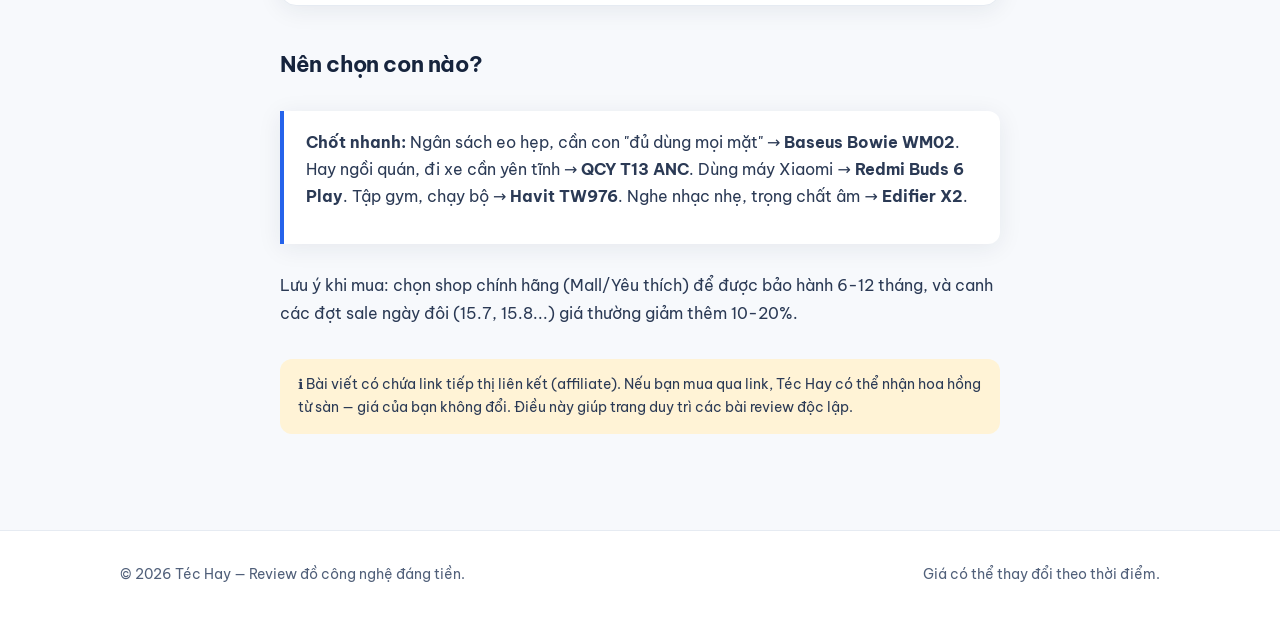
<file: tai-nghe-bluetooth-duoi-500k.html>
<!DOCTYPE html>
<html lang="vi">
<head>
<meta charset="UTF-8">
<meta name="viewport" content="width=device-width, initial-scale=1.0">
<title>Top 5 tai nghe bluetooth dưới 500k đáng mua nhất 2026 | Téc Hay</title>
<meta name="description" content="So sánh 5 tai nghe bluetooth dưới 500k tốt nhất 2026: Baseus Bowie WM02, QCY T13 ANC, Redmi Buds 6 Play... Ưu nhược điểm rõ ràng, link mua chính hãng.">
<meta property="og:title" content="Top 5 tai nghe bluetooth dưới 500k đáng mua nhất 2026">
<meta property="og:description" content="Pin trâu, kết nối ổn định, có mẫu chống ồn chủ động — tất cả dưới nửa triệu.">
<meta property="og:type" content="article">
<link rel="preconnect" href="https://fonts.googleapis.com">
<link href="https://fonts.googleapis.com/css2?family=Be+Vietnam+Pro:wght@400;600;700;800&display=swap" rel="stylesheet">
<link rel="stylesheet" href="style.css">
</head>
<body>

<header class="site-header">
  <div class="header-inner">
    <a class="logo" href="index.html">Téc<span>Hay</span></a>
    <nav class="nav">
      <a href="index.html">Trang chủ</a>
      <a href="index.html#bai-viet">Bài review</a>
    </nav>
  </div>
</header>

<main class="article">
  <span class="article-tag">Tai nghe</span>
  <h1>Top 5 tai nghe bluetooth dưới 500k đáng mua nhất 2026</h1>
  <p class="article-meta">Cập nhật tháng 7/2026 · Đọc 5 phút</p>

  <div class="article-hero">
    <svg viewBox="0 0 760 320" xmlns="http://www.w3.org/2000/svg" role="img" aria-label="Tai nghe bluetooth">
      <defs><linearGradient id="g1" x1="0" y1="0" x2="1" y2="1"><stop offset="0" stop-color="#1e3a8a"/><stop offset="1" stop-color="#2563eb"/></linearGradient></defs>
      <rect width="760" height="320" fill="url(#g1)"/>
      <circle cx="640" cy="60" r="120" fill="#ffffff" opacity="0.07"/>
      <g transform="translate(280,90)">
        <rect x="0" y="30" rx="30" width="200" height="120" fill="#ffffff"/>
        <circle cx="65" cy="90" r="26" fill="#16243d"/>
        <circle cx="135" cy="90" r="26" fill="#16243d"/>
        <circle cx="65" cy="90" r="10" fill="#60a5fa"/>
        <circle cx="135" cy="90" r="10" fill="#60a5fa"/>
        <rect x="80" y="20" width="40" height="8" rx="4" fill="#c9d6ea"/>
      </g>
      <text x="380" y="290" text-anchor="middle" font-family="sans-serif" font-size="18" fill="#ffffff" opacity="0.85">Tai nghe true wireless dưới 500.000đ — chọn đúng, nghe sướng</text>
    </svg>
  </div>

  <p>Tầm giá dưới 500k giờ là "vùng đất vàng" của tai nghe true wireless: pin 25-30 tiếng, bluetooth 5.3, thậm chí có cả chống ồn chủ động (ANC) — những thứ cách đây vài năm phải trả tiền triệu mới có. Nhưng cũng chính vì rẻ mà hàng kém chất lượng trà trộn rất nhiều. Dưới đây là 5 mẫu đã được kiểm chứng qua hàng chục nghìn lượt bán và đánh giá thực tế trên Shopee.</p>

  <div class="product">
    <span class="product-rank">HẠNG 1 — TỐT NHẤT TỔNG THỂ</span>
    <h3>Baseus Bowie WM02</h3>
    <p class="product-price">Giá tham khảo: ~250.000đ</p>
    <p>Nhỏ, nhẹ, đeo cả buổi không mỏi tai. Bluetooth 5.3 kết nối ổn định, độ trễ thấp khi xem phim. Pin tổng 25 giờ tính cả hộp sạc — dùng 3-4 ngày mới phải cắm sạc.</p>
    <div class="pros-cons">
      <div class="pros"><strong>ƯU ĐIỂM</strong><ul><li>Pin 25 giờ, sạc nhanh USB-C</li><li>Đeo êm, rất nhẹ (3.6g/bên)</li><li>Micro đàm thoại rõ</li></ul></div>
      <div class="cons"><strong>NHƯỢC ĐIỂM</strong><ul><li>Không có chống ồn chủ động</li><li>Bass hơi nhẹ với người thích EDM</li></ul></div>
    </div>
    <a class="buy-btn" href="https://s.shopee.vn/18m24ZJeU" rel="nofollow sponsored">🛒 Xem giá trên Shopee</a>
  </div>

  <div class="product">
    <span class="product-rank">HẠNG 2 — CÓ CHỐNG ỒN RẺ NHẤT</span>
    <h3>QCY T13 ANC</h3>
    <p class="product-price">Giá tham khảo: ~350.000đ</p>
    <p>Hiếm có mẫu nào dưới 400k mà có chống ồn chủ động thật sự dùng được như T13 ANC. Ngồi quán cà phê hay đi xe buýt, bật ANC lên là thấy khác biệt rõ. App QCY cho chỉnh EQ theo ý.</p>
    <div class="pros-cons">
      <div class="pros"><strong>ƯU ĐIỂM</strong><ul><li>ANC thực dụng trong tầm giá</li><li>App chỉnh EQ, tìm tai nghe</li><li>4 micro lọc tiếng ồn khi gọi</li></ul></div>
      <div class="cons"><strong>NHƯỢC ĐIỂM</strong><ul><li>Bật ANC pin tụt còn ~5 giờ/lần sạc</li><li>Hộp sạc hơi dày, khó bỏ túi quần</li></ul></div>
    </div>
    <a class="buy-btn" href="https://s.shopee.vn/BSCENYgJX" rel="nofollow sponsored">🛒 Xem giá trên Shopee</a>
  </div>

  <div class="product">
    <span class="product-rank">HẠNG 3 — HỆ SINH THÁI XIAOMI</span>
    <h3>Redmi Buds 6 Play</h3>
    <p class="product-price">Giá tham khảo: ~290.000đ</p>
    <p>Dùng điện thoại Xiaomi thì đây là lựa chọn "khớp lệnh": kết nối nhanh, hiện pin trên màn hình, chỉnh cử chỉ trong phần cài đặt máy luôn. Âm thanh cân bằng, dễ nghe với đa số thể loại nhạc.</p>
    <div class="pros-cons">
      <div class="pros"><strong>ƯU ĐIỂM</strong><ul><li>Ghép nối nhanh với máy Xiaomi</li><li>Pin tổng ~36 giờ</li><li>Nhiều màu trẻ trung</li></ul></div>
      <div class="cons"><strong>NHƯỢC ĐIỂM</strong><ul><li>Không app riêng cho iPhone/hãng khác</li><li>Chống nước chỉ IPX4</li></ul></div>
    </div>
    <a class="buy-btn" href="https://s.shopee.vn/111JDuVVci" rel="nofollow sponsored">🛒 Xem giá trên Shopee</a>
  </div>

  <div class="product">
    <span class="product-rank">HẠNG 4 — CHO DÂN THỂ THAO</span>
    <h3>Havit TW976</h3>
    <p class="product-price">Giá tham khảo: ~300.000đ</p>
    <p>Thiết kế móc tai chắc chắn, chạy bộ hay tập gym không lo rơi. Chống nước IPX5 chịu được mồ hôi và mưa nhẹ. Bass mạnh, hợp nhạc tập luyện sôi động.</p>
    <div class="pros-cons">
      <div class="pros"><strong>ƯU ĐIỂM</strong><ul><li>Móc tai chắc, hợp vận động</li><li>Chống nước IPX5</li><li>Bass mạnh, sôi động</li></ul></div>
      <div class="cons"><strong>NHƯỢC ĐIỂM</strong><ul><li>Hộp sạc to</li><li>Chi tiết nhựa hoàn thiện vừa phải</li></ul></div>
    </div>
    <a class="buy-btn" href="https://s.shopee.vn/1BKjQDUsHl" rel="nofollow sponsored">🛒 Xem giá trên Shopee</a>
  </div>

  <div class="product">
    <span class="product-rank">HẠNG 5 — NGHE NHẠC CHẤT</span>
    <h3>Edifier X2</h3>
    <p class="product-price">Giá tham khảo: ~330.000đ</p>
    <p>Edifier vốn nổi tiếng về loa, và chất âm của X2 thể hiện đúng gốc gác đó: chi tiết, tách bạch hơn hẳn các mẫu cùng tầm. Ai nghe nhạc acoustic, ballad sẽ thích.</p>
    <div class="pros-cons">
      <div class="pros"><strong>ƯU ĐIỂM</strong><ul><li>Chất âm chi tiết nhất tầm giá</li><li>Thương hiệu âm thanh lâu đời</li><li>Nhẹ, đeo thoải mái</li></ul></div>
      <div class="cons"><strong>NHƯỢC ĐIỂM</strong><ul><li>Pin tổng ~28 giờ, mức khá</li><li>Không có app đi kèm</li></ul></div>
    </div>
    <a class="buy-btn" href="https://s.shopee.vn/gOSpIWmIg" rel="nofollow sponsored">🛒 Xem giá trên Shopee</a>
  </div>

  <h2>Nên chọn con nào?</h2>
  <div class="verdict">
    <p><strong>Chốt nhanh:</strong> Ngân sách eo hẹp, cần con "đủ dùng mọi mặt" → <strong>Baseus Bowie WM02</strong>. Hay ngồi quán, đi xe cần yên tĩnh → <strong>QCY T13 ANC</strong>. Dùng máy Xiaomi → <strong>Redmi Buds 6 Play</strong>. Tập gym, chạy bộ → <strong>Havit TW976</strong>. Nghe nhạc nhẹ, trọng chất âm → <strong>Edifier X2</strong>.</p>
  </div>
  <p>Lưu ý khi mua: chọn shop chính hãng (Mall/Yêu thích) để được bảo hành 6-12 tháng, và canh các đợt sale ngày đôi (15.7, 15.8...) giá thường giảm thêm 10-20%.</p>

  <p class="disclosure">ℹ️ Bài viết có chứa link tiếp thị liên kết (affiliate). Nếu bạn mua qua link, Téc Hay có thể nhận hoa hồng từ sàn — giá của bạn không đổi. Điều này giúp trang duy trì các bài review độc lập.</p>
</main>

<footer class="site-footer">
  <div class="footer-inner">
    <span>© 2026 Téc Hay — Review đồ công nghệ đáng tiền.</span>
    <span>Giá có thể thay đổi theo thời điểm.</span>
  </div>
</footer>

</body>
</html>
</file>
<file: style.css>
:root {
  --bg: #f7f9fc;
  --surface: #ffffff;
  --ink: #16243d;
  --ink-soft: #51607a;
  --accent: #2563eb;
  --accent-dark: #1d4ed8;
  --mint: #d9f2ea;
  --amber: #fff3d6;
  --rose: #ffe4e0;
  --radius: 16px;
  --shadow: 0 4px 24px rgba(22, 36, 61, 0.08);
}
* { margin: 0; padding: 0; box-sizing: border-box; }
html { scroll-behavior: smooth; }
body {
  font-family: "Be Vietnam Pro", system-ui, -apple-system, sans-serif;
  background: var(--bg);
  color: var(--ink);
  line-height: 1.7;
}
a { color: var(--accent); text-decoration: none; }
img { max-width: 100%; display: block; }

/* Header */
.site-header {
  position: sticky; top: 0; z-index: 50;
  background: rgba(255, 255, 255, 0.92);
  backdrop-filter: blur(8px);
  border-bottom: 1px solid #e6ebf2;
}
.header-inner {
  max-width: 1080px; margin: 0 auto; padding: 14px 20px;
  display: flex; align-items: center; justify-content: space-between;
}
.logo { font-size: 1.35rem; font-weight: 800; color: var(--ink); letter-spacing: -0.5px; }
.logo span { color: var(--accent); }
.nav a { margin-left: 22px; font-weight: 600; color: var(--ink-soft); font-size: 0.95rem; }
.nav a:hover { color: var(--accent); }

/* Hero */
.hero {
  max-width: 1080px; margin: 0 auto; padding: 64px 20px 48px;
  display: grid; grid-template-columns: 1.2fr 1fr; gap: 40px; align-items: center;
}
.hero h1 { font-size: 2.4rem; line-height: 1.25; letter-spacing: -1px; font-weight: 800; }
.hero h1 em { font-style: normal; color: var(--accent); }
.hero p { margin-top: 16px; color: var(--ink-soft); font-size: 1.08rem; max-width: 480px; }
.hero-badges { margin-top: 24px; display: flex; gap: 10px; flex-wrap: wrap; }
.badge {
  background: var(--surface); border: 1px solid #e6ebf2; border-radius: 999px;
  padding: 6px 14px; font-size: 0.85rem; font-weight: 600; color: var(--ink-soft);
}
.hero-art { border-radius: var(--radius); overflow: hidden; box-shadow: var(--shadow); }
.hero-art svg { display: block; width: 100%; height: auto; }

/* Section */
.section { max-width: 1080px; margin: 0 auto; padding: 24px 20px 72px; }
.section-title { font-size: 1.6rem; font-weight: 800; letter-spacing: -0.5px; margin-bottom: 8px; }
.section-sub { color: var(--ink-soft); margin-bottom: 32px; }

/* Cards */
.card-grid { display: grid; grid-template-columns: repeat(3, 1fr); gap: 24px; }
.card {
  background: var(--surface); border-radius: var(--radius); overflow: hidden;
  box-shadow: var(--shadow); transition: transform 0.2s ease, box-shadow 0.2s ease;
  display: flex; flex-direction: column;
}
.card:hover { transform: translateY(-4px); box-shadow: 0 10px 32px rgba(22,36,61,0.14); }
.card-art svg { display: block; width: 100%; height: auto; }
.card-body { padding: 20px 22px 24px; display: flex; flex-direction: column; flex: 1; }
.card-tag { font-size: 0.78rem; font-weight: 700; color: var(--accent); text-transform: uppercase; letter-spacing: 0.6px; }
.card-body h3 { margin: 8px 0 10px; font-size: 1.12rem; line-height: 1.4; }
.card-body h3 a { color: var(--ink); }
.card-body h3 a:hover { color: var(--accent); }
.card-body p { color: var(--ink-soft); font-size: 0.93rem; flex: 1; }
.card-more { margin-top: 16px; font-weight: 700; font-size: 0.92rem; }

/* Article */
.article { max-width: 760px; margin: 0 auto; padding: 48px 20px 80px; }
.article-tag { font-size: 0.8rem; font-weight: 700; color: var(--accent); text-transform: uppercase; letter-spacing: 0.6px; }
.article h1 { font-size: 2rem; line-height: 1.3; letter-spacing: -0.8px; margin: 10px 0 12px; }
.article-meta { color: var(--ink-soft); font-size: 0.9rem; margin-bottom: 28px; }
.article-hero { border-radius: var(--radius); overflow: hidden; box-shadow: var(--shadow); margin-bottom: 36px; }
.article-hero svg { display: block; width: 100%; height: auto; }
.article h2 { font-size: 1.35rem; margin: 40px 0 12px; letter-spacing: -0.4px; }
.article p { margin-bottom: 16px; color: #2b3a55; }
.article ul { margin: 0 0 16px 22px; color: #2b3a55; }
.article li { margin-bottom: 6px; }

/* Product block */
.product {
  background: var(--surface); border: 1px solid #e6ebf2; border-radius: var(--radius);
  padding: 24px 26px; margin: 24px 0; box-shadow: var(--shadow);
}
.product-rank { font-size: 0.8rem; font-weight: 800; color: var(--accent); }
.product h3 { font-size: 1.15rem; margin: 4px 0 10px; }
.product-price { font-weight: 800; color: #0f7b5f; margin-bottom: 12px; }
.pros-cons { display: grid; grid-template-columns: 1fr 1fr; gap: 14px; margin: 14px 0 18px; }
.pros, .cons { border-radius: 12px; padding: 14px 16px; font-size: 0.92rem; }
.pros { background: var(--mint); }
.cons { background: var(--rose); }
.pros strong, .cons strong { display: block; margin-bottom: 6px; font-size: 0.85rem; }
.pros ul, .cons ul { margin: 0 0 0 18px; }
.buy-btn {
  display: inline-block; background: linear-gradient(135deg, #ee4d2d, #ff7337);
  color: #fff; font-weight: 700; padding: 12px 26px; border-radius: 999px;
  font-size: 0.95rem; box-shadow: 0 4px 14px rgba(238, 77, 45, 0.35);
  transition: transform 0.15s ease;
}
.buy-btn:hover { transform: scale(1.04); }
.disclosure {
  background: var(--amber); border-radius: 12px; padding: 14px 18px;
  font-size: 0.86rem; color: #6b5518; margin: 32px 0 0;
}

/* Verdict */
.verdict { background: var(--surface); border-left: 4px solid var(--accent); border-radius: 0 12px 12px 0; padding: 18px 22px; margin: 28px 0; box-shadow: var(--shadow); }

/* Footer */
.site-footer { border-top: 1px solid #e6ebf2; background: var(--surface); }
.footer-inner { max-width: 1080px; margin: 0 auto; padding: 32px 20px; color: var(--ink-soft); font-size: 0.88rem; display: flex; justify-content: space-between; flex-wrap: wrap; gap: 12px; }

@media (max-width: 800px) {
  .hero { grid-template-columns: 1fr; padding-top: 40px; }
  .hero h1 { font-size: 1.8rem; }
  .card-grid { grid-template-columns: 1fr; }
  .pros-cons { grid-template-columns: 1fr; }
  .nav a { margin-left: 14px; font-size: 0.88rem; }
}
</file>
